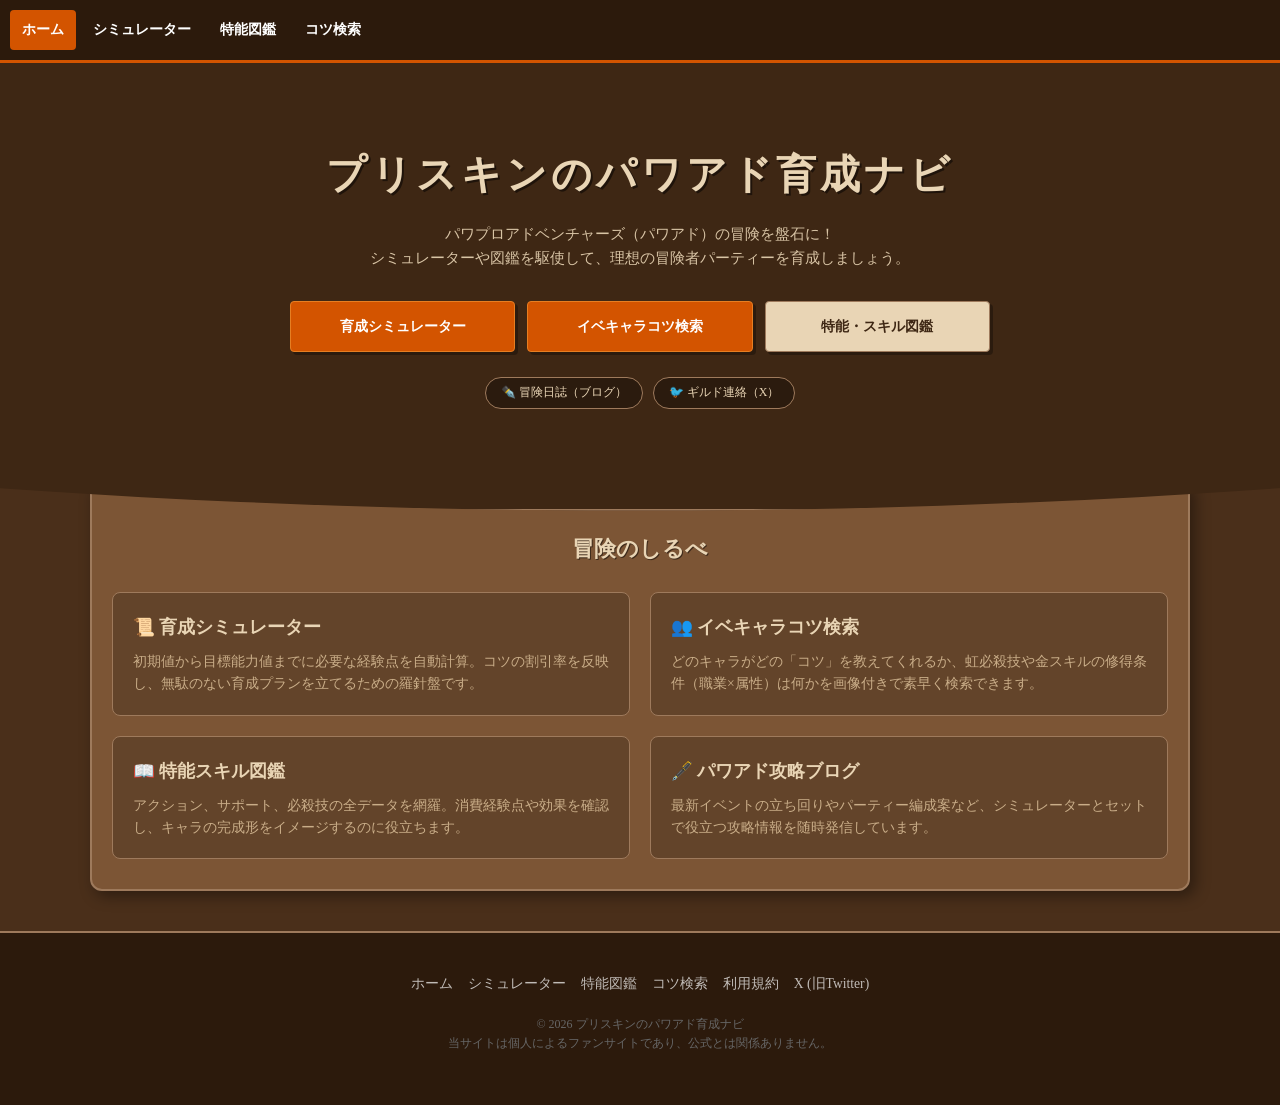
<file: index.html>
<!DOCTYPE html>
<html lang="ja">
<head>
  <script async src="https://www.googletagmanager.com/gtag/js?id=G-KFYD72JSBG"></script>
  <script>
    window.dataLayer = window.dataLayer || [];
    function gtag(){dataLayer.push(arguments);}
    gtag('js', new Date());
    gtag('config', 'G-KFYD72JSBG');
  </script>

  <meta charset="UTF-8">
  <meta name="viewport" content="width=device-width, initial-scale=1.0, viewport-fit=cover">
  <title>プリスキンのパワアド育成ナビ - ホーム</title>
  
  <style>
    :root {
      --story-bg: #4a2f1a;
      --story-paper: #e9d5b5;
      --story-panel: #7c5535;
      --story-border: #9e7a5c;
      --story-accent: #d35400;
      --story-text: #3e2714;
      --story-text-light: #f4ece0;
      --nav-height: 60px;
    }

    body {
      font-family: 'Hiragino Kaku Gothic ProN', 'Hiragino Sans', Meiryo, serif;
      margin: 0; padding: 0;
      background-color: var(--story-bg);
      background-image: url('[data-uri]');
      color: var(--story-text-light);
      line-height: 1.6;
    }

    .topnav {
      display: flex; justify-content: flex-start; align-items: center;
      background: #2c1a0c; color: #fff; height: var(--nav-height); padding: 0 10px;
      position: sticky; top: 0; z-index: 1000; border-bottom: 3px solid var(--story-accent);
    }
    .nav-links { display: flex; overflow-x: auto; white-space: nowrap; gap: 5px; width: 100%; }
    .nav-links::-webkit-scrollbar { display: none; }
    .nav-links a { color: #fff; text-decoration: none; padding: 8px 12px; font-size: 0.9rem; font-weight: bold; border-radius: 4px; }
    .nav-links a.current { background: var(--story-accent); }

    .hero {
      text-align: center; padding: 60px 20px 80px; background-color: #3e2714;
      background-image: url('[data-uri]');
      color: var(--story-paper); clip-path: ellipse(160% 100% at 50% 0%); border-bottom: 2px solid var(--story-border);
    }
    .hero h1 { font-size: 1.8em; margin: 0 0 15px; text-shadow: 2px 2px 0px rgba(0,0,0,0.5); letter-spacing: 0.1em; }
    .hero p { font-size: 0.95em; max-width: 600px; margin: 0 auto 30px; opacity: 0.9; }

    /* ヒーローボタンを3列または柔軟に変更 */
    .hero-btns { display: flex; flex-wrap: wrap; justify-content: center; gap: 12px; max-width: 700px; margin: 0 auto; }
    .hero-btns a {
      flex: 1; min-width: 140px; display: flex; align-items: center; justify-content: center; padding: 14px 10px;
      background: var(--story-paper); color: var(--story-text); text-decoration: none;
      border-radius: 4px; font-weight: bold; font-size: 0.85rem; box-shadow: 3px 3px 0px rgba(0,0,0,0.3);
      border: 1px solid var(--story-border); transition: transform 0.2s;
    }
    .hero-btns a:active { transform: scale(0.95); }
    .hero-btns a.btn-primary { background: var(--story-accent); color: #fff; border-color: #e67e22; }

    .hero-sub-btns { display: flex; justify-content: center; gap: 10px; margin-top: 25px; }
    .hero-sub-btns a {
      font-size: 0.75rem; color: var(--story-paper); text-decoration: none; background: rgba(0,0,0,0.3);
      padding: 5px 15px; border-radius: 20px; border: 1px solid var(--story-border); transition: 0.2s;
    }
    .hero-sub-btns a:hover { background: var(--story-accent); border-color: var(--story-paper); }

    .container { max-width: 1100px; margin: -30px auto 40px; padding: 0 15px; }
    .features {
      background: var(--story-panel); border-radius: 12px; padding: 30px 20px;
      box-shadow: 5px 5px 15px rgba(0,0,0,0.4); border: 2px solid var(--story-border);
    }
    .features h2 { text-align: center; color: var(--story-paper); margin-bottom: 25px; font-size: 1.4em; text-shadow: 1px 1px 0px rgba(0,0,0,0.5); }
    
    .feature-grid { display: grid; grid-template-columns: 1fr; gap: 15px; }
    .feature-item {
      padding: 20px; border-radius: 8px; background: rgba(0,0,0,0.2); border: 1px solid var(--story-border);
      text-decoration: none; color: var(--story-paper); display: block; transition: 0.2s;
    }
    .feature-item:hover { background: rgba(0,0,0,0.3); border-color: var(--story-accent); transform: translateY(-3px); }
    .feature-item h3 { margin: 0 0 10px 0; color: var(--story-paper); font-size: 1.1em; display: flex; align-items: center; gap: 8px; }
    .feature-item p { font-size: 0.85em; color: #c9ad88; margin: 0; line-height: 1.6; }

    footer { text-align: center; padding: 40px 15px; background: #2c1a0c; color: #888; border-top: 2px solid var(--story-border); }
    .footer-nav { display: flex; flex-wrap: wrap; justify-content: center; gap: 15px; font-size: 0.85rem; margin-bottom: 20px; }
    .footer-nav a { color: #fff; text-decoration: none; opacity: 0.7; }
    .copyright { font-size: 0.75rem; color: #666; }

    @media (min-width: 768px) {
      .hero { padding: 80px 20px 100px; }
      .hero h1 { font-size: 2.5em; }
      .feature-grid { grid-template-columns: 1fr 1fr; gap: 20px; }
    }
  </style>
</head>

<body>

<header class="topnav">
  <nav class="nav-links">
    <a href="index.html" class="current">ホーム</a>
    <a href="simulator.html">シミュレーター</a>
    <a href="search.html">特能図鑑</a>
    <a href="chara_search.html">コツ検索</a>
  </nav>
</header>

<div class="hero">
  <h1>プリスキンのパワアド育成ナビ</h1>
  <p>
    パワプロアドベンチャーズ（パワアド）の冒険を盤石に！<br>
    シミュレーターや図鑑を駆使して、理想の冒険者パーティーを育成しましょう。
  </p>
  <div class="hero-btns">
    <a href="simulator.html" class="btn-primary">育成シミュレーター</a>
    <a href="chara_search.html" class="btn-primary">イベキャラコツ検索</a>
    <a href="search.html">特能・スキル図鑑</a>
  </div>

  <div class="hero-sub-btns">
    <a href="https://www.myballpark-blog.com/archive/category/%E3%83%91%E3%83%AF%E3%82%A2%E3%83%89%EF%BD%9C%E6%94%BB%E7%95%A5%E6%83%85%E5%A0%B1" target="_blank">✒️ 冒険日誌（ブログ）</a>
    <a href="https://x.com/purisukin14180" target="_blank">🐦 ギルド連絡（X）</a>
  </div>
</div>

<div class="container">
  <section class="features">
    <h2>冒険のしるべ</h2>
    <div class="feature-grid">
      <a href="simulator.html" class="feature-item">
        <h3>📜 育成シミュレーター</h3>
        <p>初期値から目標能力値までに必要な経験点を自動計算。コツの割引率を反映し、無駄のない育成プランを立てるための羅針盤です。</p>
      </a>
      <a href="chara_search.html" class="feature-item">
        <h3>👥 イベキャラコツ検索</h3>
        <p>どのキャラがどの「コツ」を教えてくれるか、虹必殺技や金スキルの修得条件（職業×属性）は何かを画像付きで素早く検索できます。</p>
      </a>
      <a href="search.html" class="feature-item">
        <h3>📖 特能スキル図鑑</h3>
        <p>アクション、サポート、必殺技の全データを網羅。消費経験点や効果を確認し、キャラの完成形をイメージするのに役立ちます。</p>
      </a>
      <a href="https://www.myballpark-blog.com/archive/category/%E3%83%91%E3%83%AF%E3%82%A2%E3%83%89%EF%BD%9C%E6%94%BB%E7%95%A5%E6%83%85%E5%A0%B1" target="_blank" class="feature-item">
        <h3>🖋️ パワアド攻略ブログ</h3>
        <p>最新イベントの立ち回りやパーティー編成案など、シミュレーターとセットで役立つ攻略情報を随時発信しています。</p>
      </a>
    </div>
  </section>
</div>

<footer>
  <div class="footer-nav">
    <a href="index.html">ホーム</a>
    <a href="simulator.html">シミュレーター</a>
    <a href="search.html">特能図鑑</a>
    <a href="chara_search.html">コツ検索</a>
    <a href="terms.html">利用規約</a>
    <a href="https://x.com/priskin_pawa" target="_blank">X (旧Twitter)</a>
  </div>
  <p class="copyright">
    &copy; 2026 プリスキンのパワアド育成ナビ<br>
    当サイトは個人によるファンサイトであり、公式とは関係ありません。
  </p>
</footer>

</body>
</html>
</file>
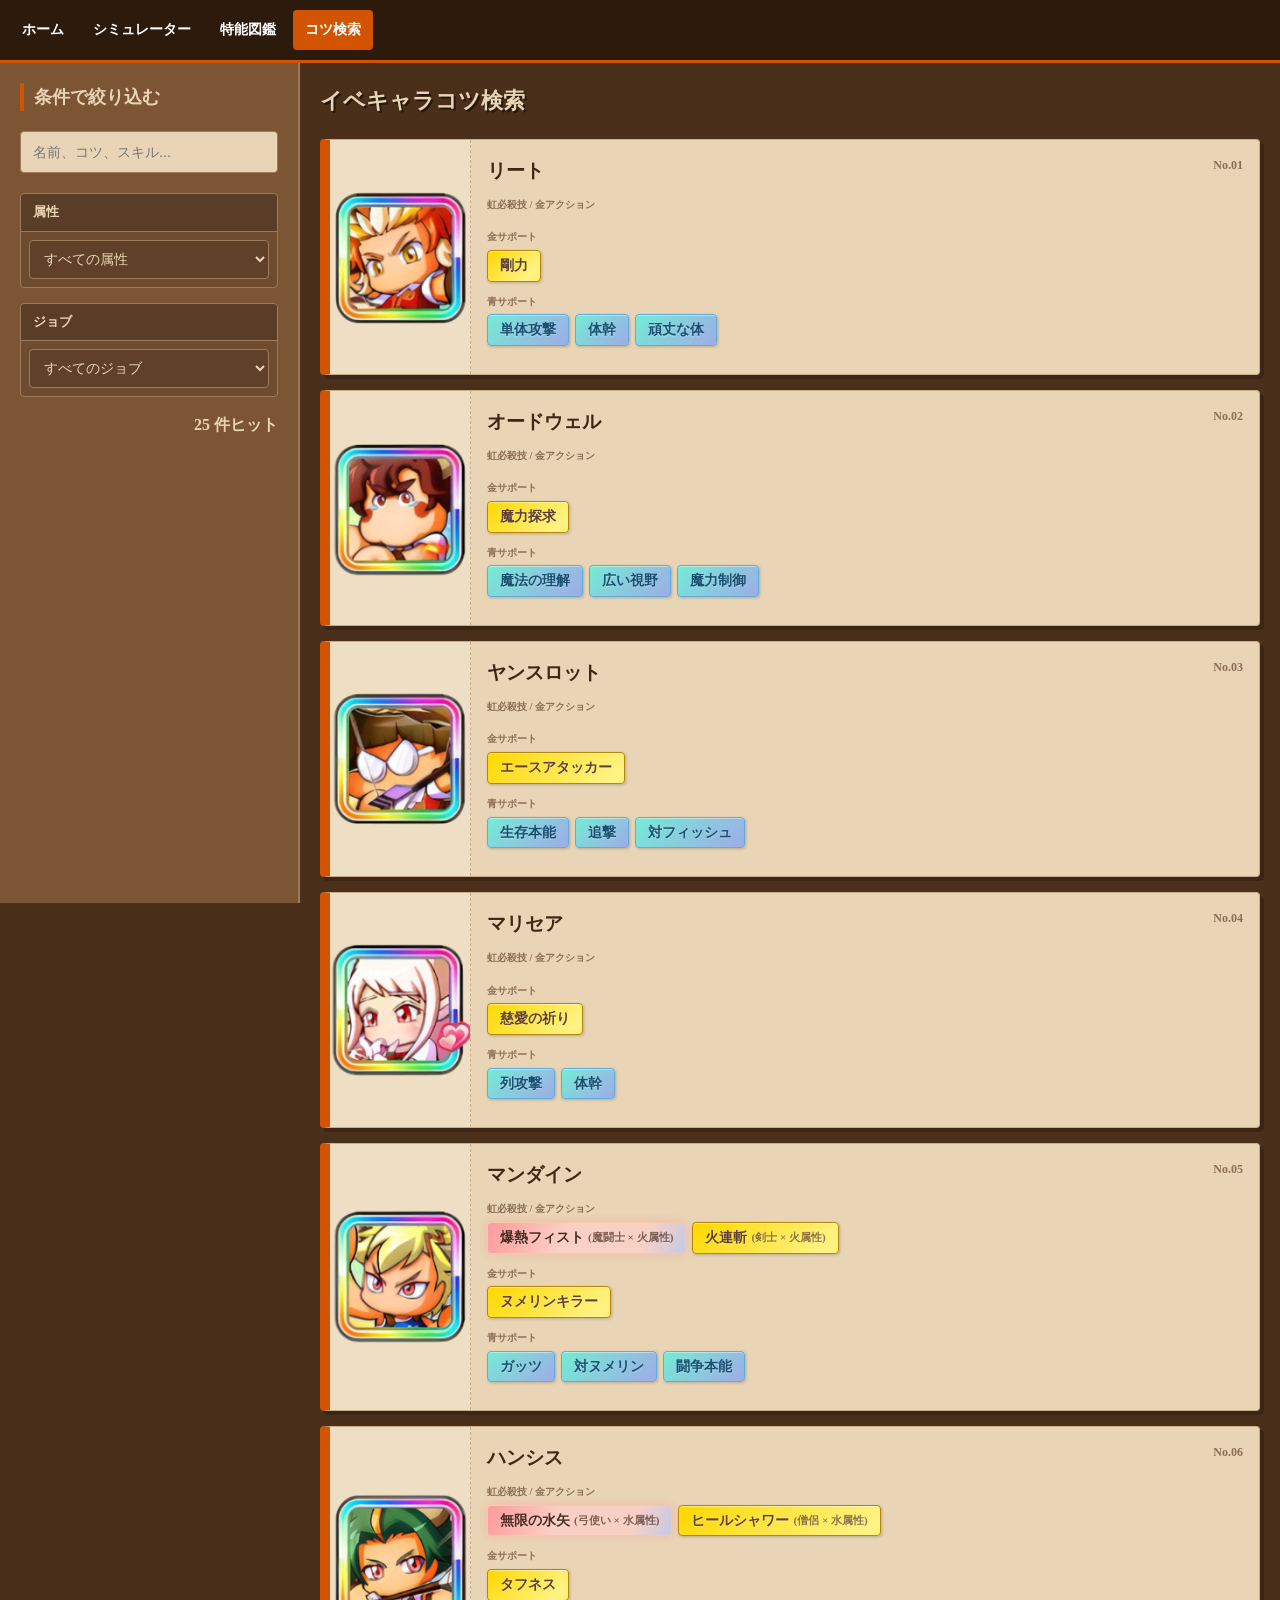
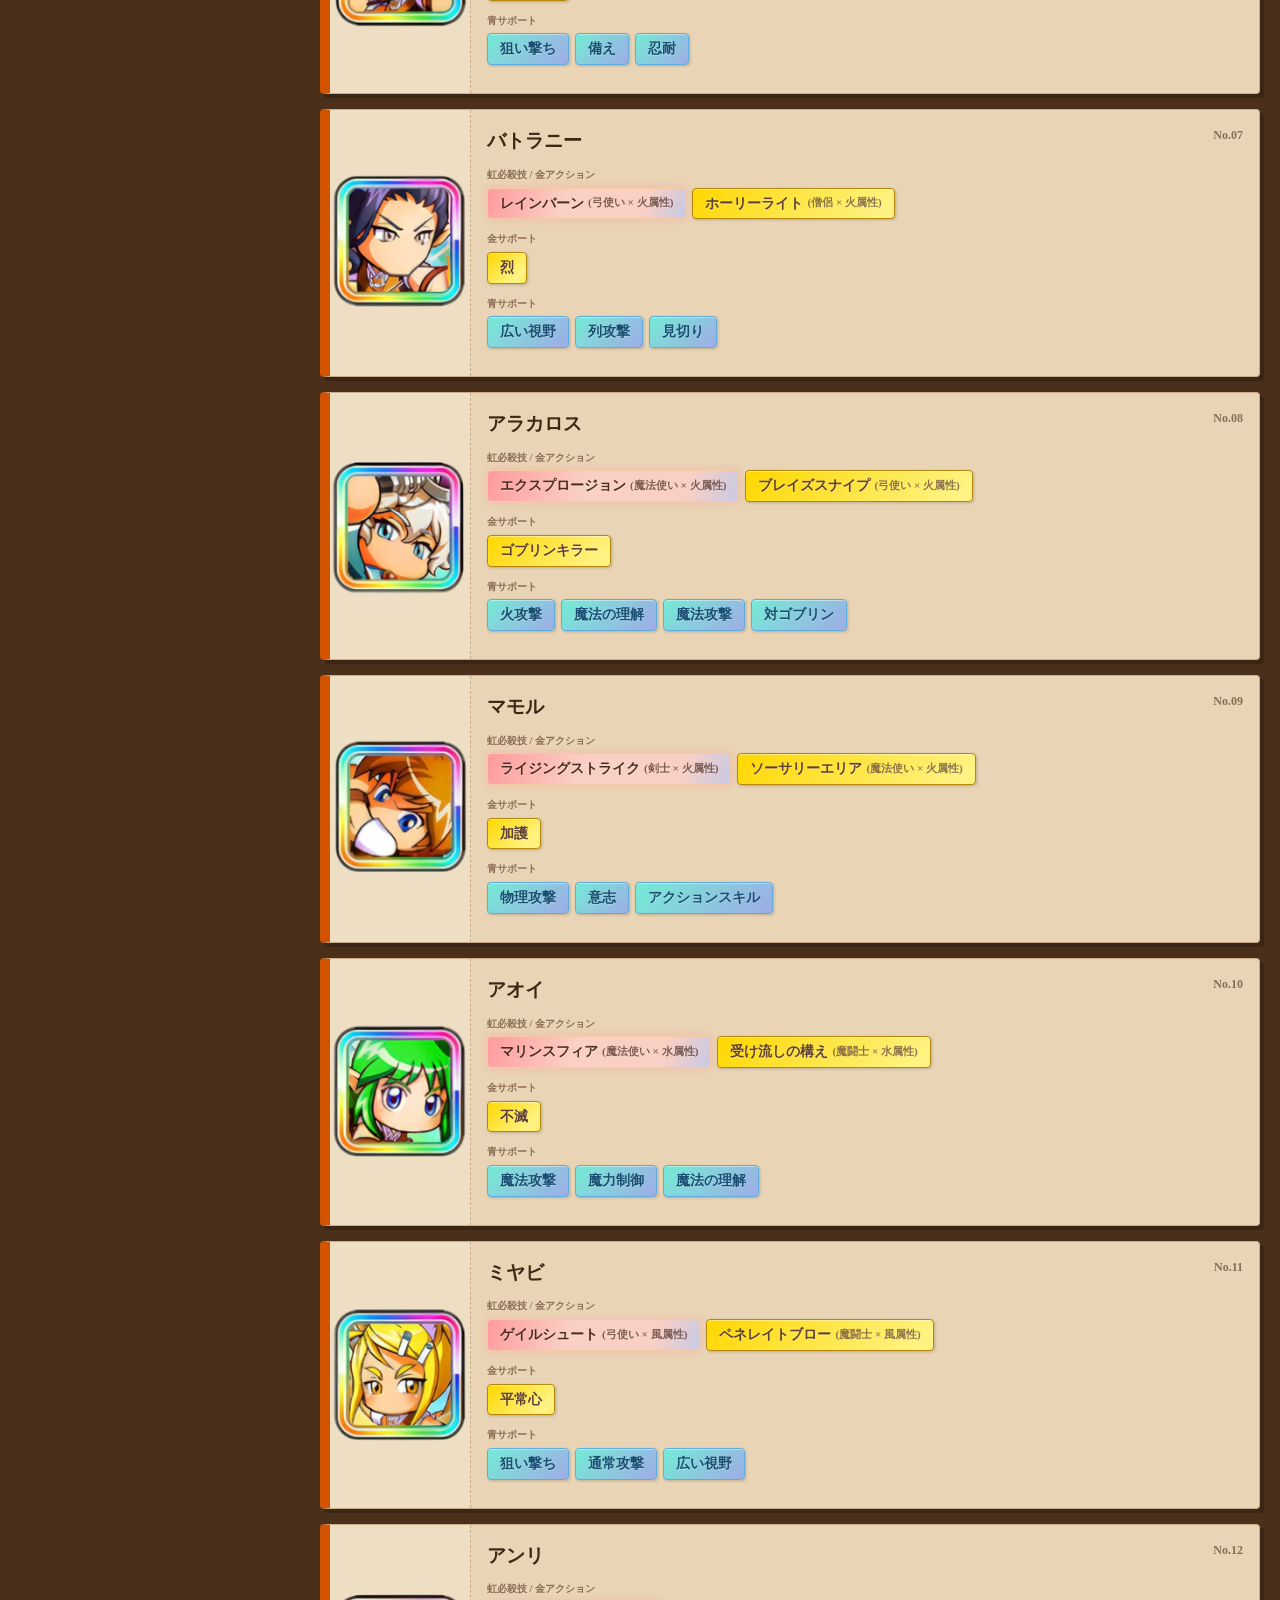
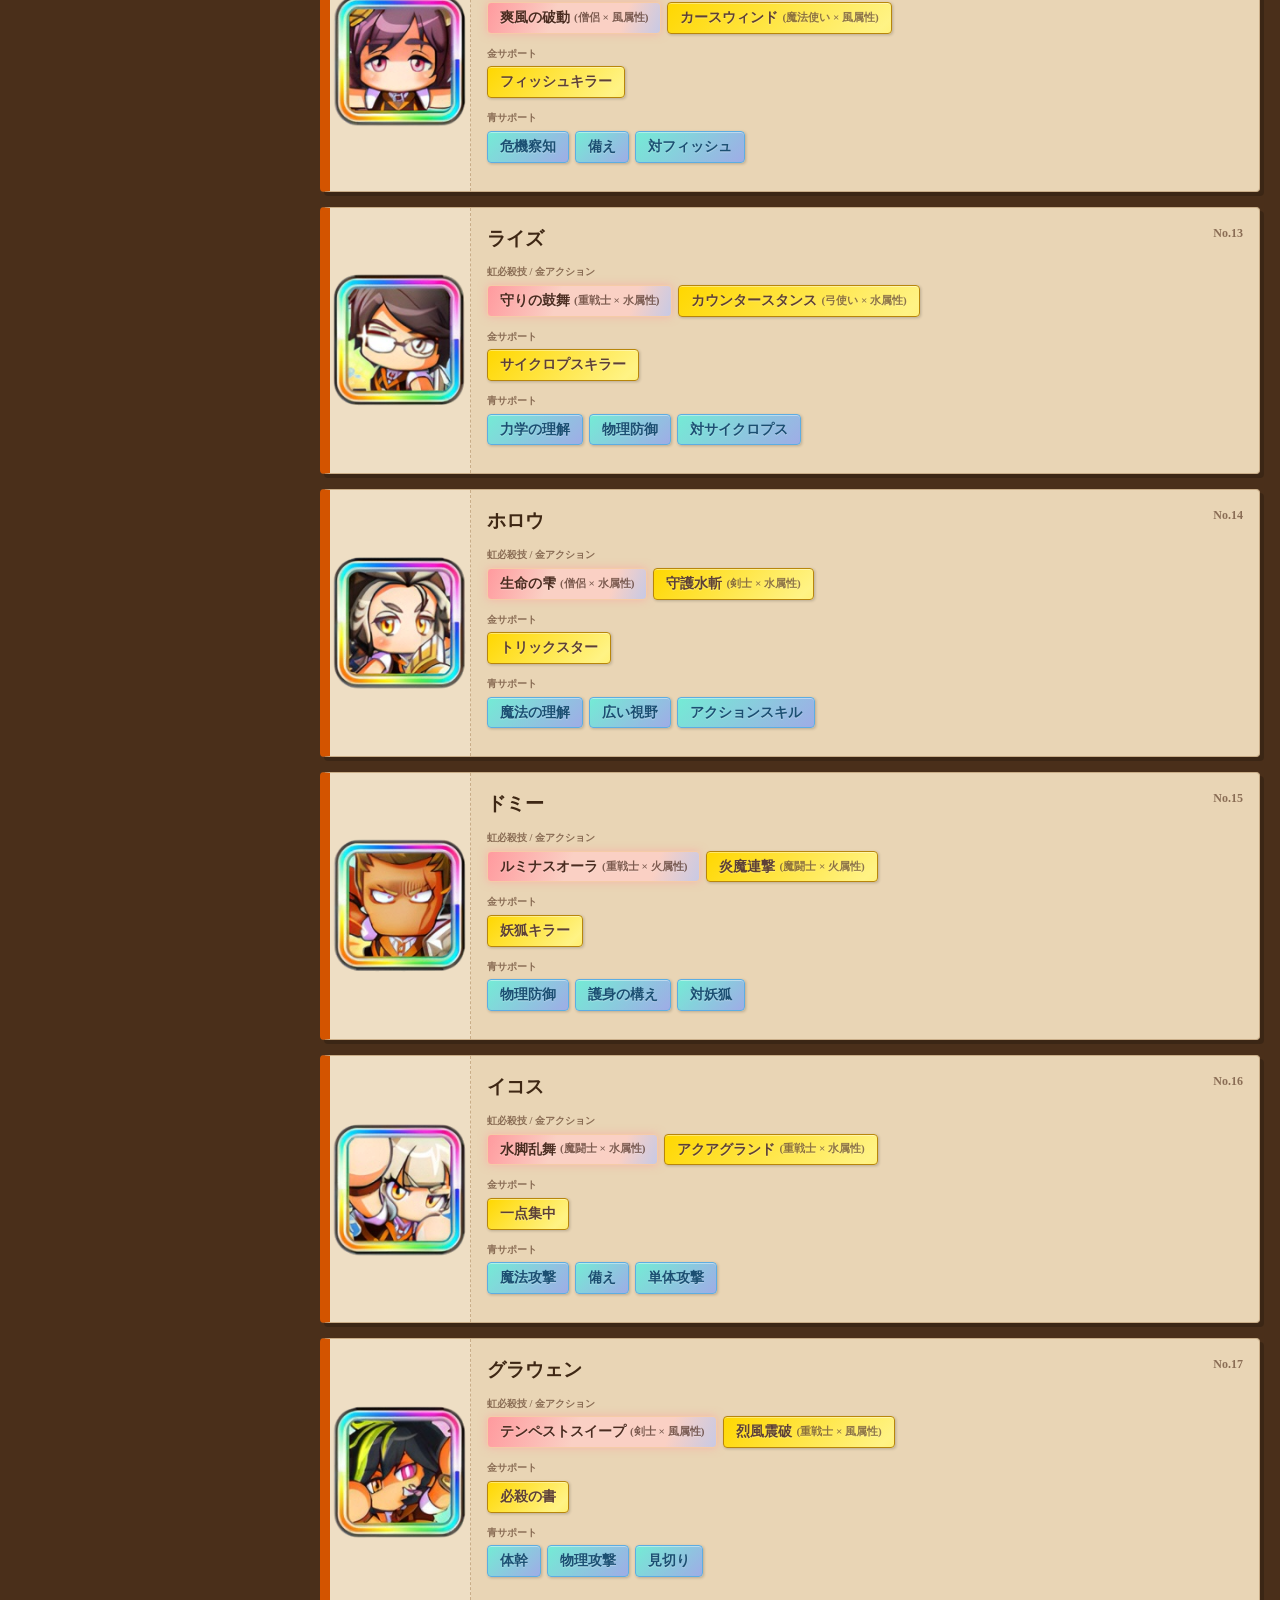
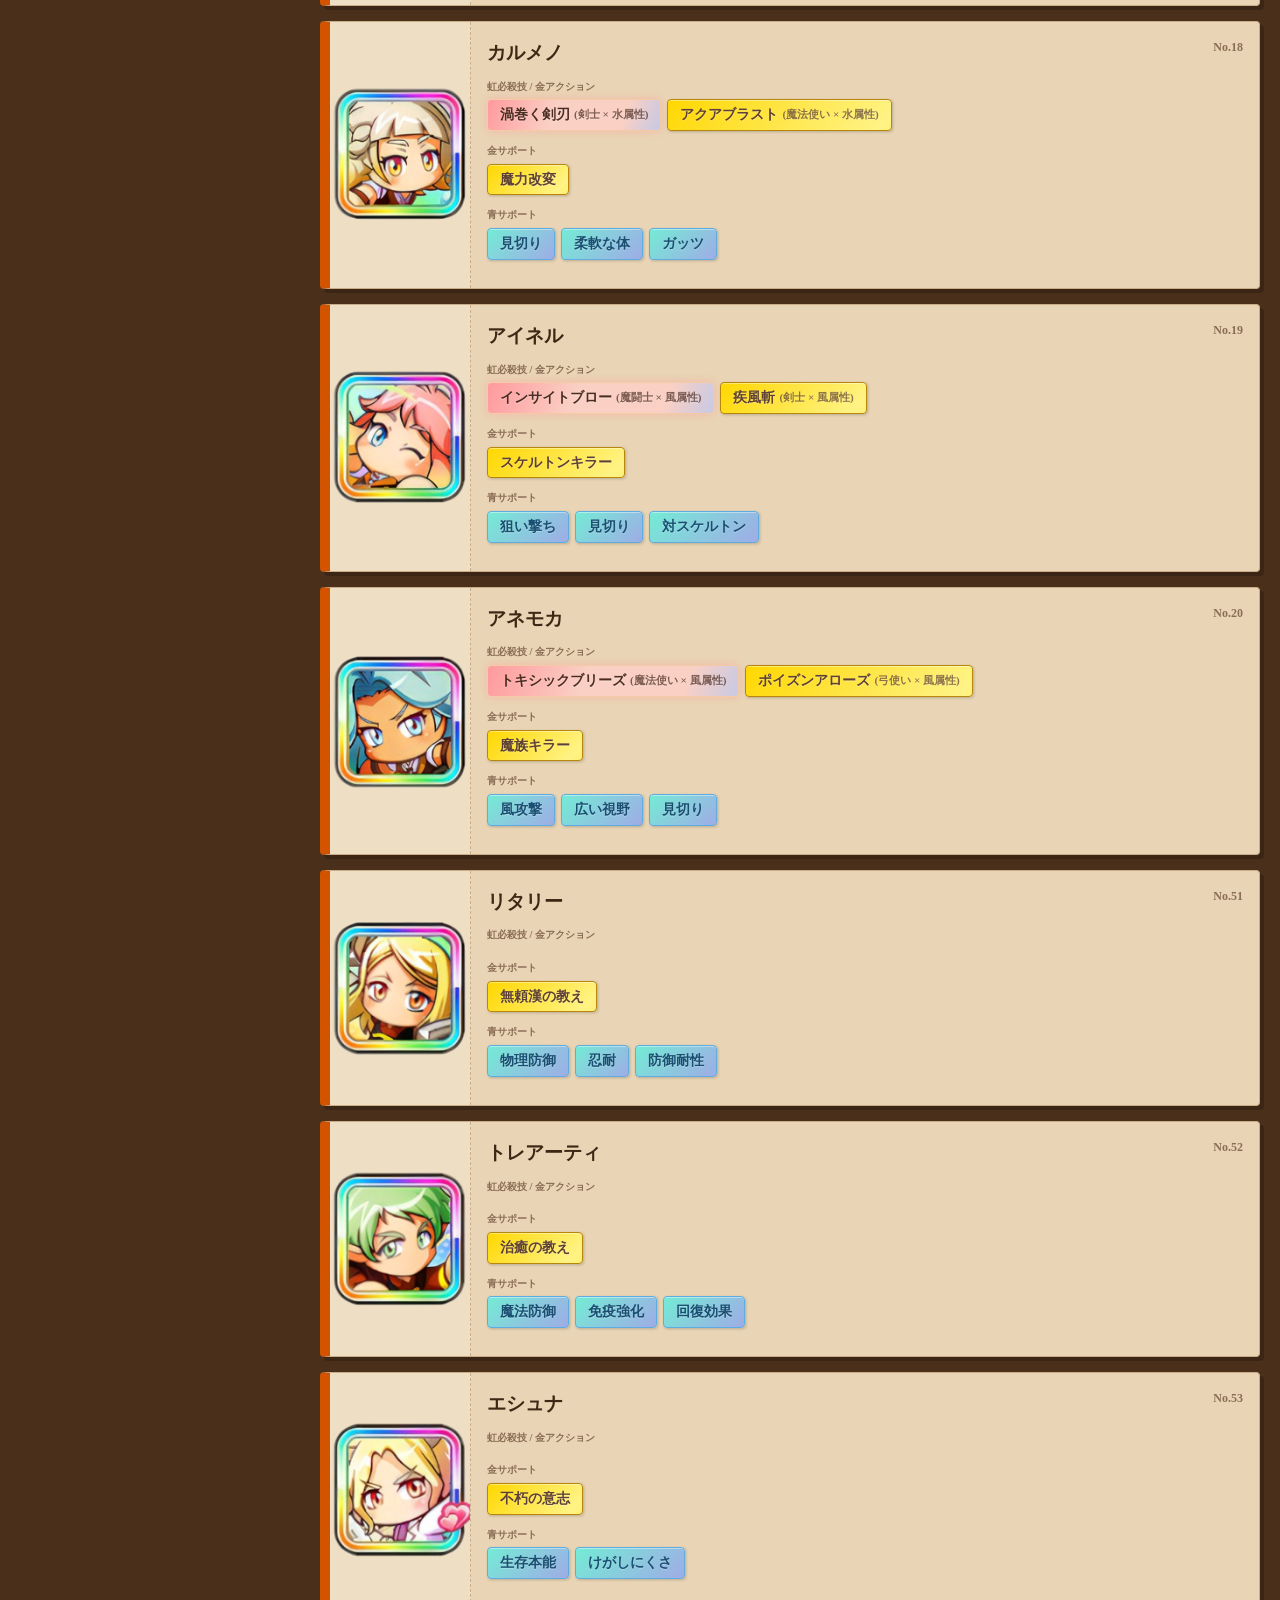
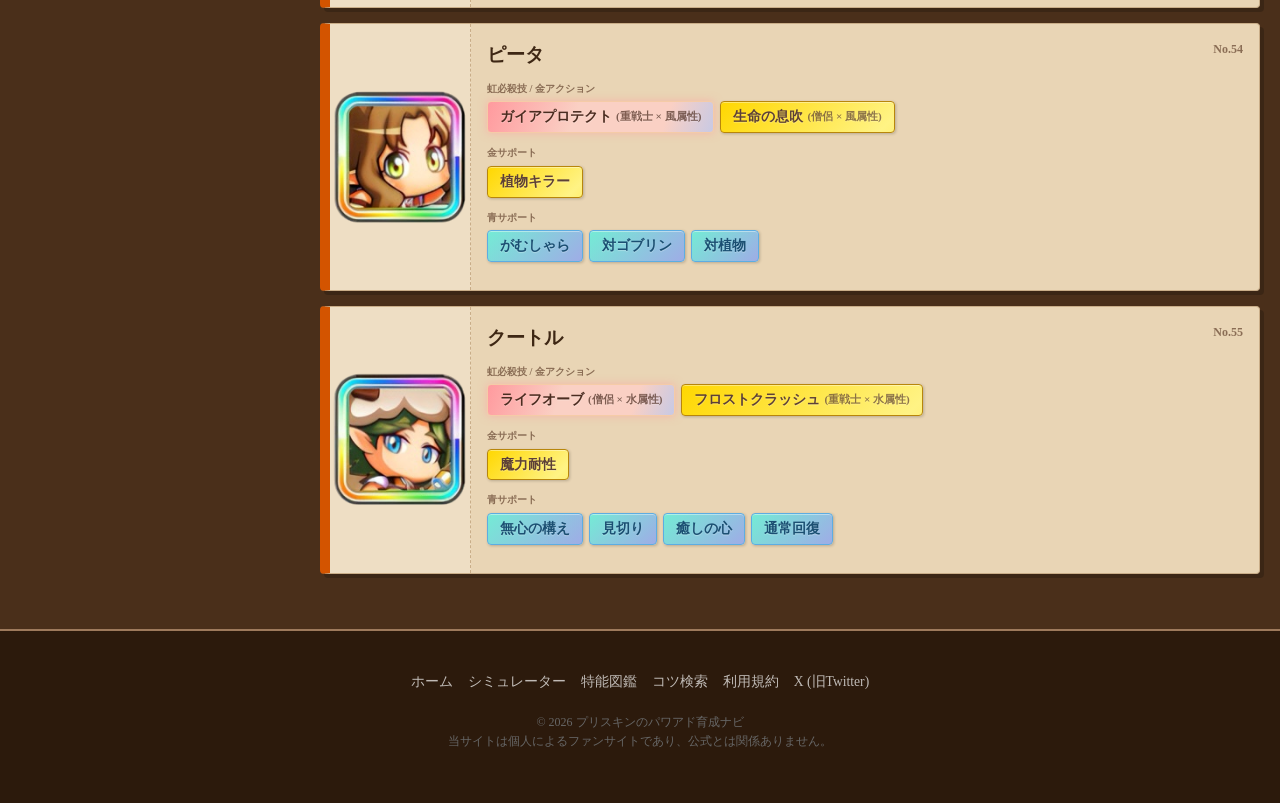
<file: chara_search.html>
<!DOCTYPE html>
<html lang="ja">
<head>
    <script async src="https://www.googletagmanager.com/gtag/js?id=G-KFYD72JSBG"></script>
    <script>
        window.dataLayer = window.dataLayer || [];
        function gtag(){dataLayer.push(arguments);}
        gtag('js', new Date());
        gtag('config', 'G-KFYD72JSBG');
    </script>
    <meta charset="UTF-8">
    <meta name="viewport" content="width=device-width, initial-scale=1.0, viewport-fit=cover">
    <title>キャラコツ検索 | プリスキンのパワアド育成ナビ</title>
    <style>
        :root {
            --story-bg: #4a2f1a;
            --story-paper: #e9d5b5;
            --story-panel: #7c5535;
            --story-border: #9e7a5c;
            --story-accent: #d35400;
            --story-text: #3e2714;
            --story-text-light: #f4ece0;
            --nav-height: 60px;
        }

        body {
            font-family: 'Hiragino Kaku Gothic ProN', 'Hiragino Sans', Meiryo, serif;
            margin: 0; padding: 0; background-color: var(--story-bg);
            background-image: url('[data-uri]');
            color: var(--story-text-light); line-height: 1.6;
        }

        /* 共通ナビ */
        .topnav {
            display: flex; justify-content: flex-start; align-items: center;
            background: #2c1a0c; color: #fff; height: var(--nav-height); padding: 0 10px;
            position: sticky; top: 0; z-index: 1000; border-bottom: 3px solid var(--story-accent);
        }
        .nav-links { display: flex; overflow-x: auto; white-space: nowrap; gap: 5px; width: 100%; }
        .nav-links a { color: #fff; text-decoration: none; padding: 8px 12px; font-size: 0.9rem; font-weight: bold; border-radius: 4px; }
        .nav-links a.current { background: var(--story-accent); }

        .container { display: flex; max-width: 1400px; margin: 0 auto; min-height: 80vh; }

        /* サイドバー */
        .sidebar { 
            width: 300px; background: var(--story-panel); padding: 20px; border-right: 2px solid var(--story-border); 
            height: calc(100vh - 60px); position: sticky; top: 60px; box-sizing: border-box; overflow-y: auto;
        }
        .sidebar h3 { font-size: 1.1rem; margin: 0 0 20px; color: var(--story-paper); border-left: 4px solid var(--story-accent); padding-left: 10px; }
        .search-input { width: 100%; padding: 12px; border: 1px solid var(--story-border); border-radius: 4px; margin-bottom: 20px; font-size: 0.9rem; background: var(--story-paper); color: var(--story-text); box-sizing: border-box; outline: none; }

        .filter-section { margin-bottom: 15px; border: 1px solid var(--story-border); border-radius: 4px; overflow: hidden; background: rgba(0,0,0,0.1); }
        .filter-title { font-size: 0.8rem; font-weight: bold; background: rgba(0,0,0,0.2); color: var(--story-paper); padding: 8px 12px; border-bottom: 1px solid var(--story-border); }
        .filter-options { padding: 8px; }
        select { width: 100%; padding: 10px; border: 1px solid var(--story-border); border-radius: 4px; font-size: 0.85rem; outline: none; background: #604028; color: var(--story-paper); }

        .main { flex: 1; padding: 20px; }
        .main h1 { font-size: 1.4rem; margin: 0 0 20px; color: var(--story-paper); text-shadow: 2px 2px 0 rgba(0,0,0,0.5); }

        /* スキルカード・タグ */
        .ability-card { 
            display: flex; background: var(--story-paper); border-radius: 4px; margin-bottom: 15px; 
            box-shadow: 4px 4px 0px rgba(0,0,0,0.2); border: 1px solid #c9ad88; border-left: 10px solid var(--story-accent);
            color: var(--story-text); overflow: hidden;
        }
        .chara-img-area { width: 140px; min-width: 140px; background: rgba(255,255,255,0.2); display: flex; align-items: center; justify-content: center; border-right: 1px dashed #c9ad88; }
        .chara-img-area img { max-width: 100%; height: auto; max-height: 160px; object-fit: contain; }
        .chara-content { padding: 16px; flex: 1; }
        .card-top { display: flex; justify-content: space-between; align-items: flex-start; margin-bottom: 10px; }
        .ability-title { font-size: 1.2rem; font-weight: 800; color: var(--story-text); }
        .chara-id { font-size: 0.75rem; font-weight: bold; color: #8a6d55; }
        .skill-group { margin-bottom: 12px; }
        .skill-label { font-size: 0.65rem; font-weight: bold; color: #8a6d55; display: block; margin-bottom: 4px; }
        .skill-tags { display: flex; flex-wrap: wrap; gap: 6px; }

        .tag-base {
            display: inline-flex; align-items: center; padding: 4px 12px; border-radius: 4px; border: 1px solid rgba(0,0,0,0.2);
            font-size: 0.85rem; font-weight: 900; text-shadow: 0 1px 1px rgba(255,255,255,0.3);
            box-shadow: 1px 1px 3px rgba(0,0,0,0.2), inset 0 1px 0 rgba(255,255,255,0.4);
        }
        .tag-rainbow {
            background: linear-gradient(110deg, #ff9a9e, #fad0c4, #fad0c4, #a1c4fd, #c2e9fb, #ff9a9e);
            background-size: 200% auto; color: #4b2c20; border-color: #f5cba7;
            animation: shine 4s linear infinite; box-shadow: 0 0 8px rgba(255,154,158,0.5);
        }
        .tag-gold {
            background: linear-gradient(135deg, #ffd700 0%, #fff385 50%, #ffd700 100%);
            background-size: 200% auto; color: #5d4037; border-color: #b8860b; animation: shine 5s ease infinite;
        }
        .tag-blue { background: linear-gradient(135deg, #74ebd5 0%, #9face6 100%); color: #1b4f72; border-color: #5dade2; }
        @keyframes shine { to { background-position: 200% center; } }
        .skill-cond { font-size: 0.7rem; color: inherit; font-weight: bold; margin-left: 4px; opacity: 0.7; }

        /* ★全く同じフッターデザイン★ */
        footer { text-align: center; padding: 40px 15px; background: #2c1a0c; color: #888; margin-top: 20px; font-size: 0.75rem; border-top: 2px solid var(--story-border); }
        .footer-nav { display: flex; flex-wrap: wrap; justify-content: center; gap: 15px; font-size: 0.85rem; margin-bottom: 20px; }
        .footer-nav a { color: #fff; text-decoration: none; opacity: 0.7; }
        .copyright { font-size: 0.75rem; color: #666; }

        @media (max-width: 700px) { 
            .container { flex-direction: column; } 
            .sidebar { width: 100%; height: auto; position: relative; top: 0; border-right: none; }
            .ability-card { flex-direction: column; }
            .chara-img-area { width: 100%; height: 140px; border-right: none; border-bottom: 1px dashed #c9ad88; }
        }
    </style>
</head>
<body>

<header class="topnav">
    <nav class="nav-links">
        <a href="index.html">ホーム</a>
        <a href="simulator.html">シミュレーター</a>
        <a href="search.html">特能図鑑</a>
        <a href="chara_search.html" class="current">コツ検索</a>
    </nav>
</header>

<div class="container">
    <div class="sidebar">
        <h3>条件で絞り込む</h3>
        <input type="text" id="q" class="search-input" placeholder="名前、コツ、スキル...">
        <div class="filter-section">
            <div class="filter-title">属性</div>
            <div class="filter-options"><select id="fAttr"><option value="">すべての属性</option><option value="火属性">火属性</option><option value="水属性">水属性</option><option value="風属性">風属性</option></select></div>
        </div>
        <div class="filter-section">
            <div class="filter-title">ジョブ</div>
            <div class="filter-options"><select id="fJob"><option value="">すべてのジョブ</option><option value="剣士">剣士</option><option value="弓使い">弓使い</option><option value="魔法使い">魔法使い</option><option value="魔闘士">魔闘士</option><option value="重戦士">重戦士</option><option value="僧侶">僧侶</option></select></div>
        </div>
        <div id="resCount" style="text-align:right; font-weight:bold; color:var(--story-paper);">0 件ヒット</div>
    </div>
    <div class="main">
        <h1>イベキャラコツ検索</h1>
        <div id="list">読み込み中...</div>
    </div>
</div>

<footer>
    <div class="footer-nav">
        <a href="index.html">ホーム</a>
        <a href="simulator.html">シミュレーター</a>
        <a href="search.html">特能図鑑</a>
        <a href="chara_search.html">コツ検索</a>
        <a href="terms.html">利用規約</a>
        <a href="https://x.com/purisukin14180" target="_blank">X (旧Twitter)</a>
    </div>
    <p class="copyright">
        &copy; 2026 プリスキンのパワアド育成ナビ<br>
        当サイトは個人によるファンサイトであり、公式とは関係ありません。
    </p>
</footer>

<script src="charaData.js"></script>
<script>
    const listEl = document.getElementById('list');
    const qEl = document.getElementById('q');
    const attrEl = document.getElementById('fAttr');
    const jobEl = document.getElementById('fJob');
    const countEl = document.getElementById('resCount');

    function render() {
        const query = qEl.value.trim().toLowerCase();
        const attrFilter = attrEl.value;
        const jobFilter = jobEl.value;

        const filtered = CHARA_MASTER_DATA.filter(c => {
            const rCond = SKILL_REQUIREMENTS.rainbow[c.rainbow] || "";
            const aCond = SKILL_REQUIREMENTS.goldA[c.goldA] || "";
            const matchAttr = !attrFilter || (rCond + aCond).includes(attrFilter);
            const matchJob = !jobFilter || (rCond + aCond).includes(jobFilter);
            const searchTarget = `${c.name} ${c.rainbow} ${c.goldA} ${c.goldS} ${c.blueS.join(' ')}`.toLowerCase();
            return matchAttr && matchJob && (!query || searchTarget.includes(query));
        });

        countEl.textContent = `${filtered.length} 件ヒット`;
        if (filtered.length === 0) { listEl.innerHTML = '<p style="text-align:center; padding:40px;">なし</p>'; return; }

        listEl.innerHTML = filtered.map(c => {
            const rReq = SKILL_REQUIREMENTS.rainbow[c.rainbow] || "";
            const aReq = SKILL_REQUIREMENTS.goldA[c.goldA] || "";
            return `
                <div class="ability-card">
                    <div class="chara-img-area"><img src="${c.img}" alt="${c.name}" onerror="this.style.opacity='0';"></div>
                    <div class="chara-content">
                        <div class="card-top"><div class="ability-title">${c.name}</div><div class="chara-id">No.${c.id}</div></div>
                        <div class="skill-group"><span class="skill-label">虹必殺技 / 金アクション</span><div class="skill-tags">
                            ${c.rainbow ? `<div class="tag-base tag-rainbow">${c.rainbow}<span class="skill-cond">(${rReq})</span></div>` : ''}
                            ${c.goldA ? `<div class="tag-base tag-gold">${c.goldA}<span class="skill-cond">(${aReq})</span></div>` : ''}
                        </div></div>
                        <div class="skill-group"><span class="skill-label">金サポート</span><div class="skill-tags">
                            ${c.goldS ? `<div class="tag-base tag-gold">${c.goldS}</div>` : 'ー'}
                        </div></div>
                        <div class="skill-group"><span class="skill-label">青サポート</span><div class="skill-tags">
                            ${c.blueS.map(s => `<div class="tag-base tag-blue">${s}</div>`).join('')}
                        </div></div>
                    </div>
                </div>
            `;
        }).join('');
    }

    [qEl, attrEl, jobEl].forEach(el => el.addEventListener('input', render));
    window.onload = render;
</script>
</body>
</html>
</file>
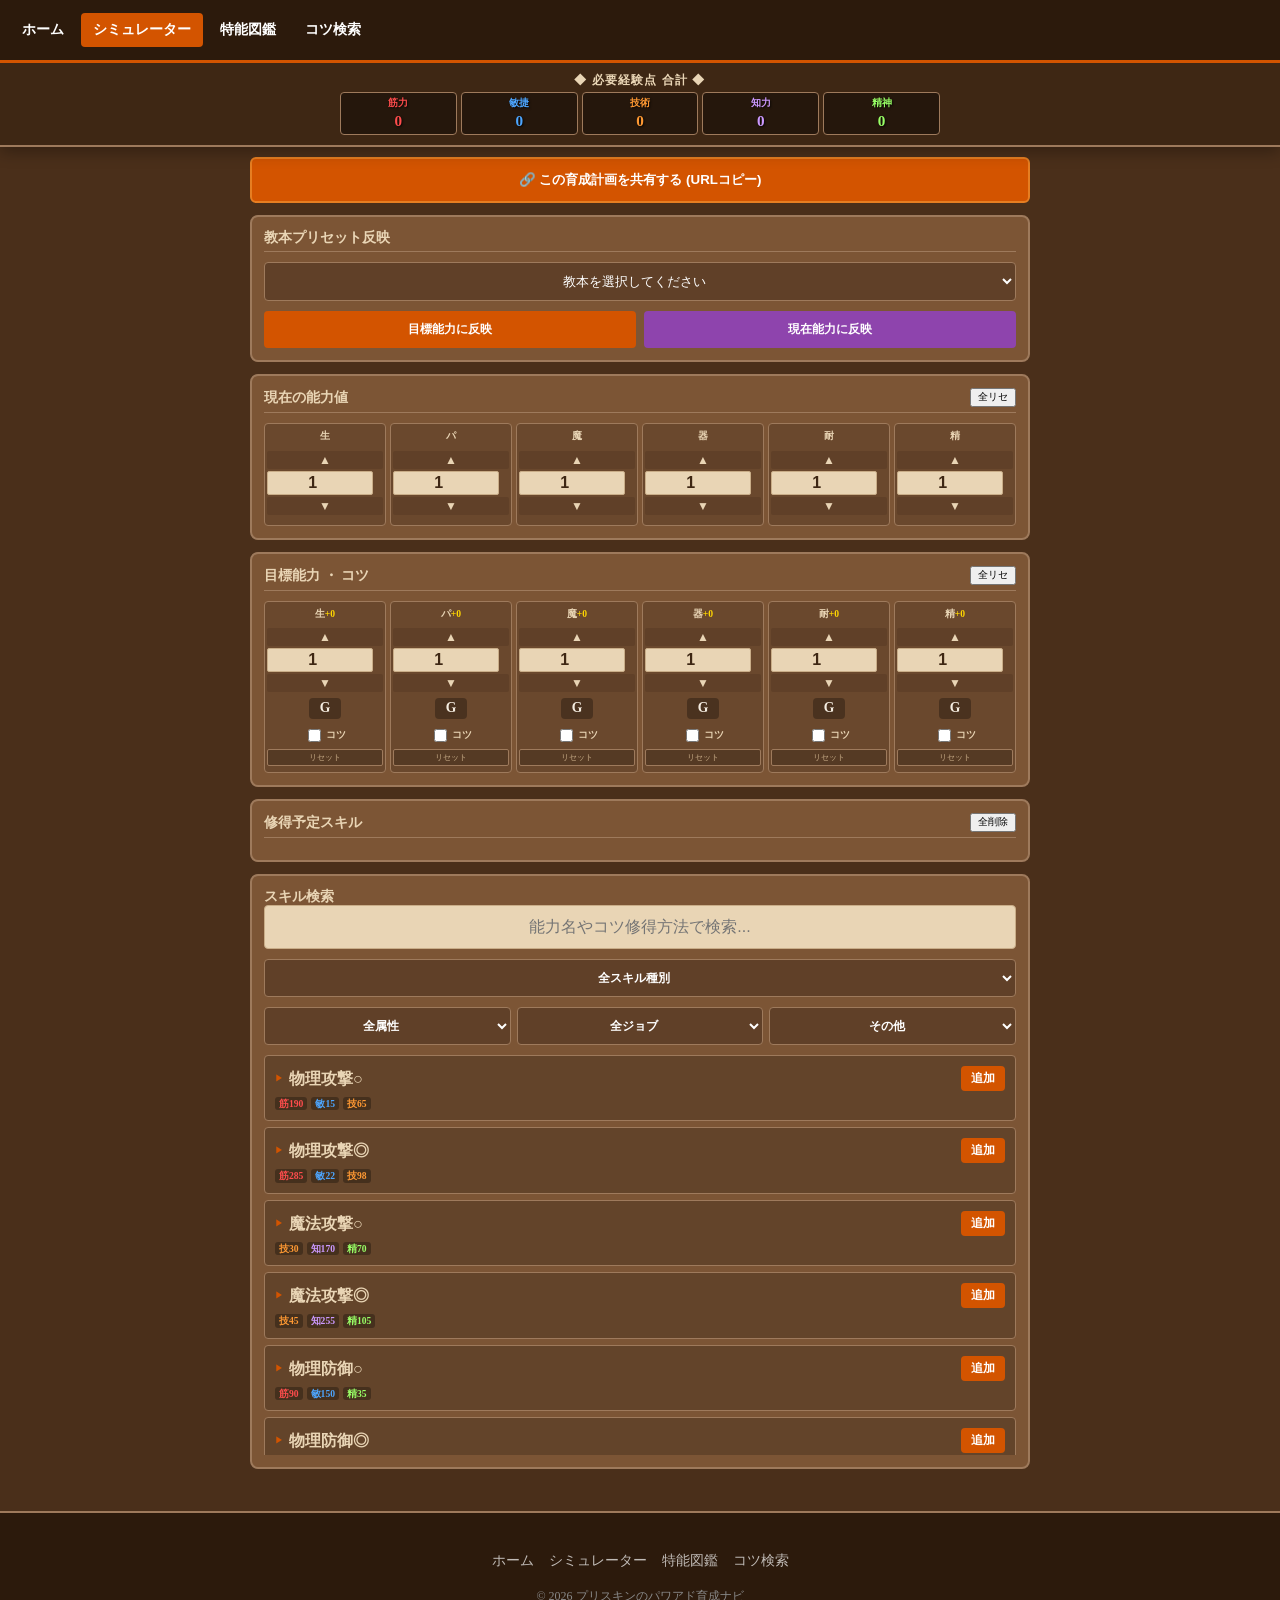
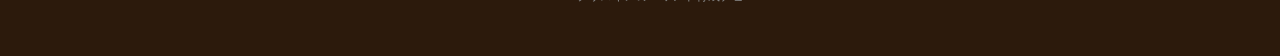
<file: simulator.html>
<!DOCTYPE html>
<html lang="ja">
<head>
    <script async src="https://www.googletagmanager.com/gtag/js?id=G-KFYD72JSBG"></script>
    <script>
      window.dataLayer = window.dataLayer || [];
      function gtag(){dataLayer.push(arguments);}
      gtag('js', new Date());
      gtag('config', 'G-KFYD72JSBG');
    </script>

    <meta charset="UTF-8">
    <meta name="viewport" content="width=device-width, initial-scale=1.0, viewport-fit=cover">
    <title>育成シミュレーター | プリスキンのパワアド育成ナビ</title>
    <style>
        :root {
            --story-bg: #4a2f1a;
            --story-paper: #e9d5b5;
            --story-panel: #7c5535;
            --story-border: #9e7a5c;
            --story-accent: #d35400;
            --story-text: #3e2714;
            --story-text-light: #f4ece0;
            --nav-height: 60px;
            --color-muscle: #ff4d4d; --color-agile: #4da6ff; --color-tech: #ff9933; --color-intel: #cc99ff; --color-mental: #99ff66;
        }

        body {
            font-family: 'Hiragino Kaku Gothic ProN', 'Hiragino Sans', Meiryo, serif;
            margin: 0; padding: 0;
            background-color: var(--story-bg);
            background-image: url('[data-uri]');
            color: var(--story-text-light);
            line-height: 1.2;
            touch-action: manipulation;
        }

        .topnav { display: flex; justify-content: flex-start; align-items: center; background: #2c1a0c; height: var(--nav-height); padding: 0 10px; position: sticky; top: 0; z-index: 1000; border-bottom: 3px solid var(--story-accent); }
        .nav-links { display: flex; overflow-x: auto; white-space: nowrap; gap: 5px; width: 100%; }
        .nav-links::-webkit-scrollbar { display: none; }
        .nav-links a { color: #fff; text-decoration: none; padding: 8px 12px; font-size: 0.9rem; font-weight: bold; border-radius: 4px; }
        .nav-links a.current { background: var(--story-accent); }

        .exp-banner { background-color: #3e2714; padding: 10px 5px; text-align: center; position: sticky; top: var(--nav-height); z-index: 999; border-bottom: 2px solid var(--story-border); box-shadow: 0 5px 15px rgba(0, 0, 0, 0.3); }
        .exp-banner-title { font-size: 0.75rem; font-weight: bold; color: var(--story-paper); margin-bottom: 5px; letter-spacing: 0.1em;}
        .exp-grid { display: grid; grid-template-columns: repeat(5, 1fr); gap: 4px; max-width: 600px; margin: 0 auto; }
        .exp-grid div { background: rgba(0,0,0,0.4); border: 1px solid var(--story-border); padding: 4px 0; border-radius: 4px; font-size: 0.65rem; font-weight: bold; text-shadow: 1px 1px 2px rgba(0,0,0,0.8); }
        .exp-muscle { color: var(--color-muscle); } .exp-agile { color: var(--color-agile); } .exp-tech { color: var(--color-tech); } .exp-intel { color: var(--color-intel); } .exp-mental { color: var(--color-mental); }
        .exp-grid span { display: block; font-size: 0.95rem; font-weight: 900; margin-top: 2px; }

        #app { max-width: 800px; margin: 0 auto; padding: 10px; box-sizing: border-box; }
        .card { background: var(--story-panel); border-radius: 8px; padding: 12px; margin-bottom: 12px; border: 2px solid var(--story-border); color: var(--story-paper); }
        .card-header { display: flex; justify-content: space-between; align-items: center; margin-bottom: 10px; padding-bottom: 5px; border-bottom: 1px solid var(--story-border);}
        h2 { font-size: 0.9rem; margin: 0; font-weight: bold; }

        .stat-grid-6col { display: grid; grid-template-columns: repeat(6, 1fr); gap: 4px; }
        .stat-unit { background: rgba(0, 0, 0, 0.15); border: 1px solid var(--story-border); padding: 6px 2px; display: flex; flex-direction: column; align-items: center; border-radius: 4px; }
        .stat-name-label { font-size: 0.65rem; font-weight: bold; color: var(--story-paper); margin-bottom: 4px; }
        .num-input { width: 90%; border: 1px solid #c9ad88; border-radius: 2px; text-align: center; font-size: 1rem; font-weight: 900; background: var(--story-paper); color: var(--story-text); padding: 2px 0; outline: none; }
        .target-ctrl { width: 100%; display: flex; flex-direction: column; gap: 2px; margin: 4px 0; }
        .btn-step { 
            width: 100%; border: none; background: #604028; color: var(--story-paper); font-size: 0.75rem; font-weight: bold; padding: 2px 0; cursor: pointer; border-radius: 2px;
            user-select: none; -webkit-user-select: none;
        }
        .btn-step:active { background: var(--story-accent); }
        
        .rank-box { font-size: 0.85rem; font-weight: 900; background: rgba(0,0,0,0.3); padding: 2px 6px; border-radius: 4px; margin: 2px 0; text-align: center; min-width: 20px; }
        .rank-G { color: #f4ece0; } .rank-F { color: #4da6ff; } .rank-E { color: #2ecc71; } .rank-D { color: #e67e22; } .rank-C { color: #f1c40f; } .rank-B { color: #e74c3c; } .rank-A { color: #ff00ff; } .rank-S { color: #ffd700; text-shadow: 0 0 5px gold; }
        .diff-text { font-size: 0.6rem; color: #ffd700; font-weight: bold; }
        .kotsu-check { display: flex; align-items: center; justify-content: center; gap: 2px; margin-top: 5px; cursor: pointer; }
        .kotsu-check span { font-size: 0.6rem; font-weight: bold; color: var(--story-paper); }
        .btn-reset-single { background: rgba(0,0,0,0.2); color: #c9ad88; border: 1px solid var(--story-border); font-size: 0.5rem; margin-top: 4px; padding: 2px 0; width: 100%; cursor: pointer; border-radius: 2px; }

        .btn-share { background: var(--story-accent); color: #fff; border: 2px solid #e67e22; padding: 12px; border-radius: 6px; font-weight: bold; width: 100%; cursor: pointer; margin-bottom: 12px; }
        .search-input-main { width: 100%; padding: 12px; border: 1px solid #c9ad88; border-radius: 4px; background: var(--story-paper); color: var(--story-text); box-sizing: border-box; text-align: center; font-size: 1rem;}
        
        .sim-filters { display: grid; grid-template-columns: repeat(3, 1fr); gap: 6px; margin-top: 10px; }
        .sim-filters select { 
            background: #604028; color: #fff; border: 1px solid var(--story-border); padding: 10px 2px; border-radius: 4px; 
            font-size: 0.75rem; font-weight: bold; text-align: center; cursor: pointer;
        }
        .full-width-select { grid-column: span 3; margin-bottom: 4px; }

        .skill-container { background: rgba(0,0,0,0.2); border: 1px solid var(--story-border); border-radius: 4px; margin-bottom: 6px; overflow: hidden; }
        .skill-summary { padding: 10px; display: flex; flex-direction: column; gap: 6px; cursor: pointer; }
        .summary-top { display: flex; justify-content: space-between; align-items: center; }
        .skill-name-area { font-weight: bold; display: flex; align-items: center; gap: 6px; }
        .toggle-icon { font-size: 0.5rem; transition: 0.2s; color: var(--story-accent); }
        .inline-costs { display: flex; flex-wrap: wrap; gap: 4px; }
        .cost-tag { font-size: 0.6rem; padding: 1px 4px; border-radius: 3px; font-weight: bold; background: rgba(0,0,0,0.3); }
        .skill-detail { padding: 10px; background: rgba(0,0,0,0.3); border-top: 1px dashed var(--story-border); font-size: 0.75rem; }

        /* 詳細内のコツ修得方法スタイル */
        .detail-tips { margin-top: 8px; padding-top: 8px; border-top: 1px dashed rgba(255,255,255,0.2); color: #ffd700; font-weight: bold; }
        .detail-tips-label { color: var(--story-paper); font-size: 0.7rem; margin-right: 5px; }

        footer { text-align: center; padding: 40px 15px; background: #2c1a0c; color: #888; margin-top: 20px; font-size: 0.75rem; border-top: 2px solid var(--story-border); }
        .footer-nav { display: flex; flex-wrap: wrap; justify-content: center; gap: 15px; font-size: 0.85rem; margin-bottom: 20px; }
        .footer-nav a { color: #fff; text-decoration: none; opacity: 0.7; }
        @media (max-width: 600px) { .stat-grid-6col { gap: 2px; } }
    </style>
</head>
<body>

<header class="topnav">
    <nav class="nav-links">
        <a href="index.html">ホーム</a>
        <a href="simulator.html" class="current">シミュレーター</a>
        <a href="search.html">特能図鑑</a>
        <a href="chara_search.html">コツ検索</a> </nav>
</header>

<div class="exp-banner">
    <div class="exp-banner-title">◆ 必要経験点 合計 ◆</div>
    <div class="exp-grid">
        <div class="exp-muscle">筋力<span id="total-muscle">0</span></div>
        <div class="exp-agile">敏捷<span id="total-agile">0</span></div>
        <div class="exp-tech">技術<span id="total-tech">0</span></div>
        <div class="exp-intel">知力<span id="total-intel">0</span></div>
        <div class="exp-mental">精神<span id="total-mental">0</span></div>
    </div>
</div>

<div id="app">
    <main>
        <button class="btn-share" onclick="copyShareURL()">🔗 この育成計画を共有する (URLコピー)</button>

        <section class="card">
            <div class="card-header"><h2>教本プリセット反映</h2></div>
            <div style="display: flex; flex-direction: column; gap: 10px;">
                <select id="preset-select" style="background: #604028; color: #fff; border: 1px solid var(--story-border); padding: 10px; border-radius: 4px; text-align-last: center;">
                    <option value="">教本を選択してください</option>
                    <optgroup label="剣士"><option value="ken_1">初級</option><option value="ken_2">中級</option><option value="ken_3">上級</option></optgroup>
                    <optgroup label="弓使い"><option value="yumi_1">初級</option><option value="yumi_2">中級</option><option value="yumi_3">上級</option></optgroup>
                    <optgroup label="魔法使い"><option value="maho_1">初級</option><option value="maho_2">中級</option><option value="maho_3">上級</option></optgroup>
                    <optgroup label="魔闘士"><option value="mato_1">初級</option><option value="mato_2">中級</option><option value="mato_3">上級</option></optgroup>
                </select>
                <div style="display: grid; grid-template-columns: 1fr 1fr; gap: 8px;">
                    <button onclick="applyPreset('target')" style="background: var(--story-accent); color: white; border: none; padding: 10px; border-radius: 4px; font-weight: bold; font-size: 0.75rem; cursor: pointer;">目標能力に反映</button>
                    <button onclick="applyPreset('start')" style="background: #8e44ad; color: white; border: none; padding: 10px; border-radius: 4px; font-weight: bold; font-size: 0.75rem; cursor: pointer;">現在能力に反映</button>
                </div>
            </div>
        </section>

        <section class="card">
            <div class="card-header"><h2>現在の能力値</h2><button onclick="resetAllStarts()" style="font-size:0.6rem;">全リセ</button></div>
            <div class="stat-grid-6col" id="start-stats-container"></div>
        </section>

        <section class="card">
            <div class="card-header"><h2>目標能力 ・ コツ</h2><button onclick="resetAllTargets()" style="font-size:0.6rem;">全リセ</button></div>
            <div class="stat-grid-6col" id="target-stats-container"></div>
        </section>

        <section class="card">
            <div class="card-header"><h2>修得予定スキル</h2><button onclick="resetAbilities()" style="font-size:0.6rem;">全削除</button></div>
            <div id="selected-list"></div>
        </section>

        <section class="card">
            <h2>スキル検索</h2>
            <input type="text" id="search-input" class="search-input-main" placeholder="能力名やコツ修得方法で検索..." oninput="searchInSim()">
            
            <div class="sim-filters">
                <select id="fCat" onchange="searchInSim()" class="full-width-select">
                    <option value="">全スキル種別</option>
                    <optgroup label="サポート">
                        <option value="特殊能力・青">サポート・青</option>
                        <option value="特殊能力・金">サポート・金</option>
                        <option value="特殊能力・青赤">サポート・青赤</option>
                    </optgroup>
                    <optgroup label="アクション">
                        <option value="アクション・青">アクション・青</option>
                        <option value="アクション・金">アクション・金</option>
                    </optgroup>
                    <optgroup label="必殺技">
                        <option value="必殺技・虹">必殺技・虹</option>
                    </optgroup>
                </select>

                <select id="fAttr" onchange="searchInSim()">
                    <option value="">全属性</option>
                    <option value="火">火属性</option>
                    <option value="風">風属性</option>
                    <option value="水">水属性</option>
                    <option value="無">無属性</option>
                </select>

                <select id="fJob" onchange="searchInSim()">
                    <option value="">全ジョブ</option>
                    <option value="剣士">剣士</option>
                    <option value="弓使い">弓使い</option>
                    <option value="魔法使い">魔法使い</option>
                    <option value="重戦士">重戦士</option>
                    <option value="魔闘士">魔闘士</option>
                    <option value="僧侶">僧侶</option>
                </select>

                <select id="fTarget" onchange="searchInSim()">
                    <option value="">その他</option>
                    <option value="特効">特効系</option>
                    <option value="耐性">耐性系</option>
                    <option value="治療">治療・回復系</option>
                </select>
            </div>
            
            <div id="search-results" style="margin-top:10px; max-height:400px; overflow-y:auto;"></div>
        </section>
    </main>
</div>

<footer>
    <div class="footer-nav">
        <a href="index.html">ホーム</a>
        <a href="simulator.html">シミュレーター</a>
        <a href="search.html">特能図鑑</a>
        <a href="chara_search.html">コツ検索</a>
    </div>
    <p class="copyright">&copy; 2026 プリスキンのパワアド育成ナビ</p>
</footer>

<script src="support-skills-blue.js"></script>
<script src="support-skills-blue-vs.js"></script>
<script src="support-skills-blue-red.js"></script>
<script src="support-skills-gold.js"></script>
<script src="action-skills-blue.js"></script>
<script src="action-skills-gold.js"></script>
<script src="hissatsu-skills.js"></script>

<script>
    const SPECIAL_ABILITIES = [
        ...(typeof SUPPORT_SKILLS_BLUE !== 'undefined' ? SUPPORT_SKILLS_BLUE : []),
        ...(typeof SUPPORT_SKILLS_BLUE_VS !== 'undefined' ? SUPPORT_SKILLS_BLUE_VS : []),
        ...(typeof SUPPORT_SKILLS_BLUE_RED !== 'undefined' ? SUPPORT_SKILLS_BLUE_RED : []),
        ...(typeof SUPPORT_SKILLS_GOLD !== 'undefined' ? SUPPORT_SKILLS_GOLD : []),
        ...(typeof ACTION_SKILLS_BLUE !== 'undefined' ? ACTION_SKILLS_BLUE : []),
        ...(typeof ACTION_SKILLS_GOLD !== 'undefined' ? ACTION_SKILLS_GOLD : []),
        ...(typeof HISSATSU_SKILLS !== 'undefined' ? HISSATSU_SKILLS : [])
    ];

    /**
     * スキルカード生成関数
     */
    function createSkillHtml(skill, isSelected = false) {
        // コツ修得方法(tips_method)が存在する場合のみ表示
        const tipsHtml = skill.tips_method ? `
            <div class="detail-tips">
                <span class="detail-tips-label">コツ修得方法:</span>${skill.tips_method}
            </div>` : '';

        return `
            <div class="skill-container" id="skill-${skill.name}">
                <div class="skill-summary" onclick="toggleDetail('${skill.name}')">
                    <div class="summary-top">
                        <div class="skill-name-area">
                            <span class="toggle-icon">▼</span>
                            ${skill.name}
                        </div>
                        <button onclick="event.stopPropagation(); ${isSelected ? 'removeAbility' : 'addAbility'}('${skill.name}')" 
                                style="font-size:0.7rem; padding:2px 8px; background:${isSelected ? '#c0392b' : 'var(--story-accent)'}; color:white; border:none; border-radius:3px;">
                            ${isSelected ? '削除' : '追加'}
                        </button>
                    </div>
                    <div class="inline-costs">
                        ${skill.costs.muscle ? `<span class="cost-tag exp-muscle">筋:${skill.costs.muscle}</span>` : ''}
                        ${skill.costs.agile ? `<span class="cost-tag exp-agile">敏:${skill.costs.agile}</span>` : ''}
                        ${skill.costs.tech ? `<span class="cost-tag exp-tech">技:${skill.costs.tech}</span>` : ''}
                        ${skill.costs.intel ? `<span class="cost-tag exp-intel">知:${skill.costs.intel}</span>` : ''}
                        ${skill.costs.mental ? `<span class="cost-tag exp-mental">精:${skill.costs.mental}</span>` : ''}
                    </div>
                </div>
                <div class="skill-detail" id="detail-${skill.name}" style="display:none;">
                    <div>【効果】 ${skill.effect}</div>
                    <div style="margin-top:4px; opacity:0.8;">【条件】 ${skill.condition}</div>
                    ${tipsHtml}
                </div>
            </div>
        `;
    }

    /**
     * シミュレーター内の検索ロジック
     */
    function searchInSim() {
        const query = document.getElementById('search-input').value.toLowerCase();
        const cat = document.getElementById('fCat').value;
        const attr = document.getElementById('fAttr').value;
        const job = document.getElementById('fJob').value;
        const target = document.getElementById('fTarget').value;
        
        const results = SPECIAL_ABILITIES.filter(s => {
            // 名前、効果、コツ修得方法から検索
            const searchTarget = `${s.name} ${s.effect} ${s.tips_method || ''}`.toLowerCase();
            const matchQ = !query || searchTarget.includes(query);
            
            const matchCat = !cat || s.category === cat;
            const matchAttr = !attr || (s.condition && s.condition.includes(attr));
            const matchJob = !job || (s.condition && s.condition.includes(job));
            
            // 目的別フィルター
            let matchTarget = true;
            if (target === "特効") matchTarget = s.effect.includes("特効") || s.effect.includes("特効");
            if (target === "耐性") matchTarget = s.effect.includes("耐性");
            if (target === "治療") matchTarget = s.effect.includes("回復") || s.effect.includes("HP");

            return matchQ && matchCat && matchAttr && matchJob && matchTarget;
        });

        const resEl = document.getElementById('search-results');
        resEl.innerHTML = results.map(s => createSkillHtml(s)).join('');
    }

    /**
     * 詳細の開閉
     */
    function toggleDetail(name) {
        const el = document.getElementById(`detail-${name}`);
        const icon = document.querySelector(`#skill-${name} .toggle-icon`);
        if (el.style.display === 'none') {
            el.style.display = 'block';
            icon.style.transform = 'rotate(180deg)';
        } else {
            el.style.display = 'none';
            icon.style.transform = 'rotate(0deg)';
        }
    }
</script>
<script src="script.js"></script>
</body>
</html>
</file>
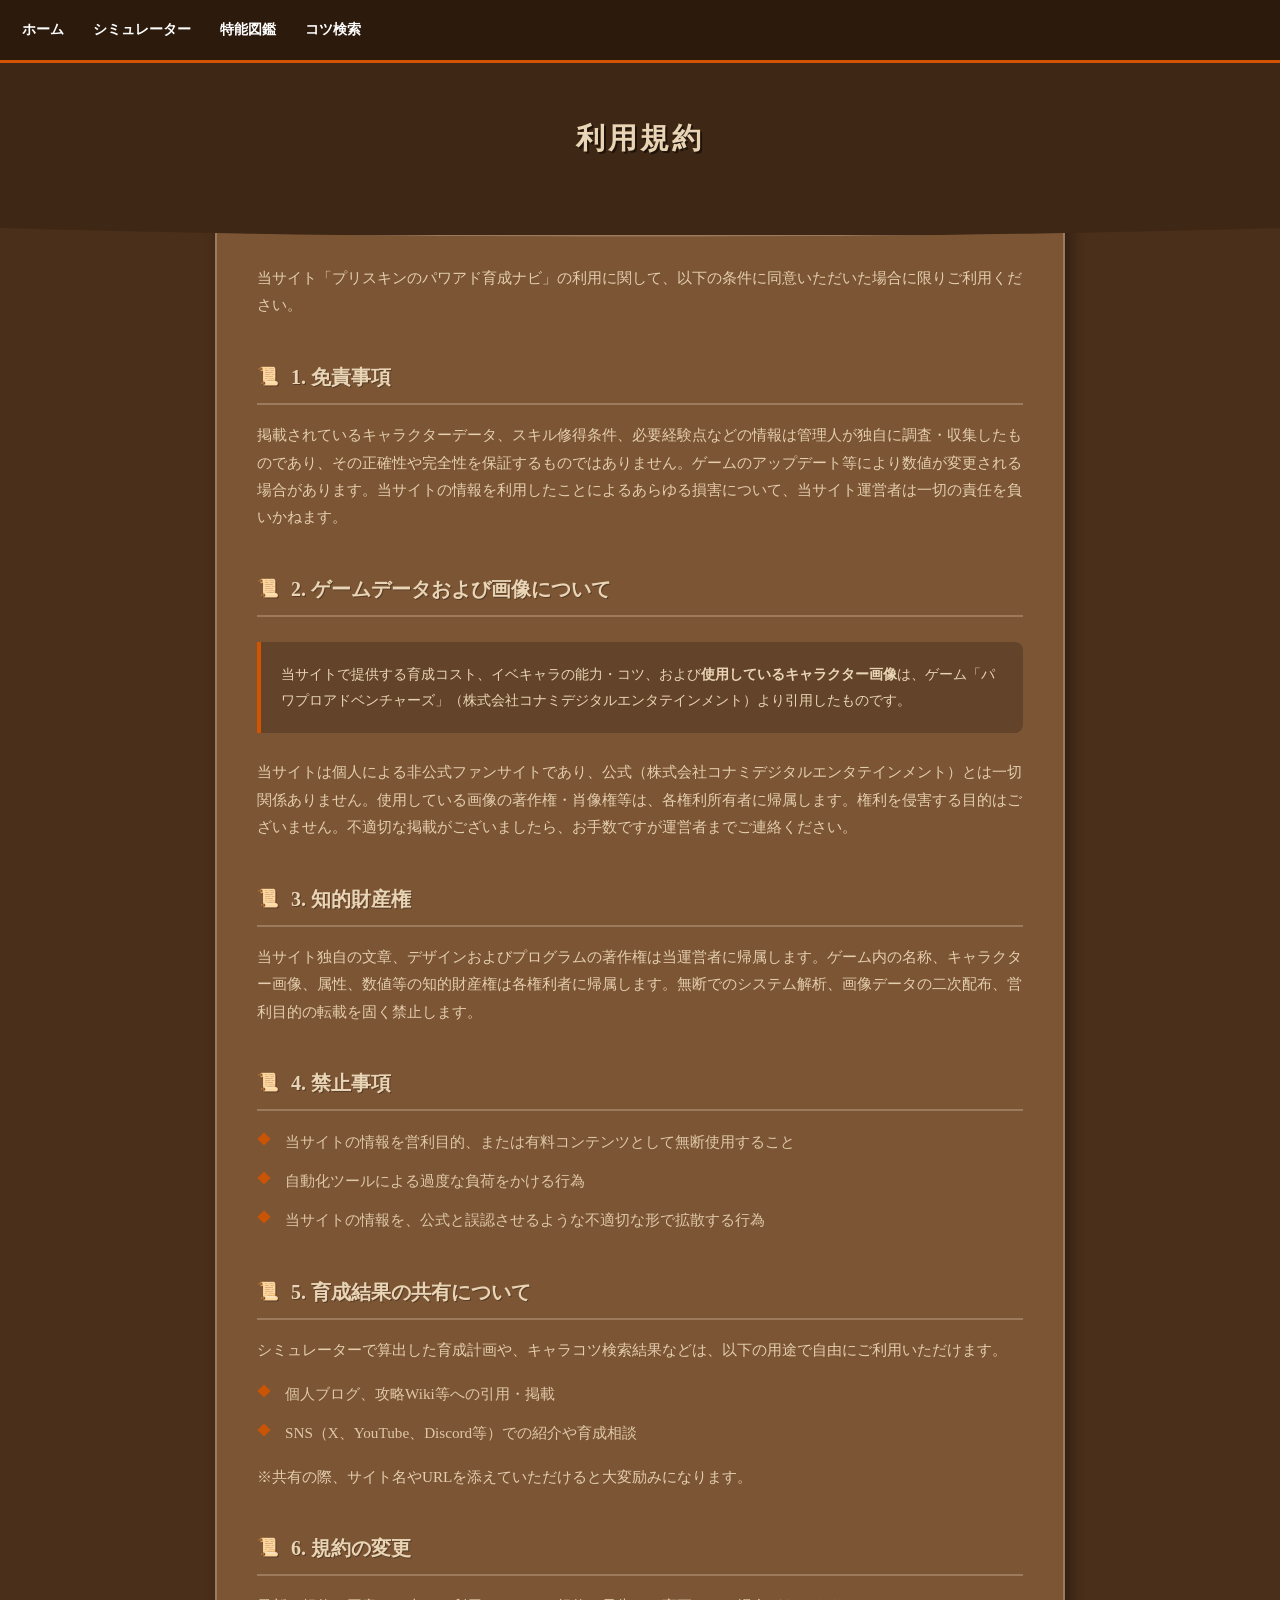
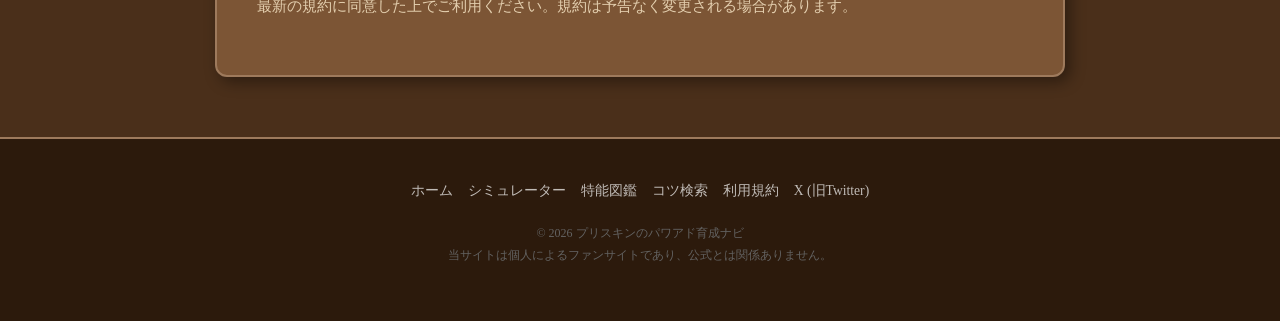
<file: terms.html>
<!DOCTYPE html>
<html lang="ja">
<head>
    <script async src="https://www.googletagmanager.com/gtag/js?id=G-KFYD72JSBG"></script>
    <script>
        window.dataLayer = window.dataLayer || [];
        function gtag(){dataLayer.push(arguments);}
        gtag('js', new Date());
        gtag('config', 'G-KFYD72JSBG');
    </script>

    <meta charset="UTF-8">
    <meta name="viewport" content="width=device-width, initial-scale=1.0, viewport-fit=cover">
    <title>利用規約 | プリスキンのパワアド育成ナビ</title>
    
    <style>
        :root {
            --story-bg: #4a2f1a;
            --story-paper: #e9d5b5;
            --story-panel: #7c5535;
            --story-border: #9e7a5c;
            --story-accent: #d35400;
            --story-text: #3e2714;
            --story-text-light: #f4ece0;
            --nav-height: 60px;
        }

        body {
            font-family: 'Hiragino Kaku Gothic ProN', 'Hiragino Sans', Meiryo, serif;
            margin: 0; padding: 0;
            background-color: var(--story-bg);
            background-image: url('[data-uri]');
            color: var(--story-text-light);
            line-height: 1.8;
        }

        .topnav {
            display: flex; justify-content: flex-start; align-items: center;
            background: #2c1a0c; color: #fff; height: var(--nav-height); padding: 0 10px;
            position: sticky; top: 0; z-index: 1000; border-bottom: 3px solid var(--story-accent);
        }
        .nav-links { display: flex; overflow-x: auto; white-space: nowrap; gap: 5px; width: 100%; }
        .nav-links::-webkit-scrollbar { display: none; }
        .nav-links a { color: #fff; text-decoration: none; padding: 8px 12px; font-size: 0.9rem; font-weight: bold; border-radius: 4px; }
        .nav-links a.current { background: var(--story-accent); }

        .page-header {
            text-align: center; padding: 50px 20px 70px; background-color: #3e2714;
            color: var(--story-paper); clip-path: ellipse(160% 100% at 50% 0%); border-bottom: 2px solid var(--story-border);
        }
        .page-header h1 { font-size: 1.8em; margin: 0; text-shadow: 2px 2px 0px rgba(0,0,0,0.5); letter-spacing: 0.1em; }

        .container { max-width: 850px; margin: -30px auto 60px; padding: 0 15px; }
        main {
            background: var(--story-panel); padding: 40px; border-radius: 12px;
            box-shadow: 5px 5px 15px rgba(0,0,0,0.4); border: 2px solid var(--story-border);
            color: var(--story-paper);
        }

        h2 { display: flex; align-items: center; margin-top: 40px; font-size: 1.25rem; color: var(--story-paper); border-bottom: 2px solid var(--story-border); padding-bottom: 8px; text-shadow: 1px 1px 0 rgba(0,0,0,0.3); }
        h2::before { content: "📜"; display: inline-block; margin-right: 12px; font-size: 1.1rem; }

        p { margin: 15px 0; color: var(--story-paper); font-size: 0.95rem; opacity: 0.95; }
        ul { padding-left: 0; list-style: none; }
        li { position: relative; padding-left: 28px; margin-bottom: 12px; color: var(--story-paper); font-size: 0.95rem; opacity: 0.9; }
        li::before { content: "◆"; position: absolute; left: 0; color: var(--story-accent); font-size: 0.85rem; top: 0px; }

        .info-box { background: rgba(0, 0, 0, 0.2); border-left: 4px solid var(--story-accent); padding: 20px; margin: 25px 0; border-radius: 0 8px 8px 0; font-size: 0.9rem; color: var(--story-paper); }

        footer { text-align: center; padding: 40px 15px; background: #2c1a0c; color: #888; margin-top: 20px; font-size: 0.75rem; border-top: 2px solid var(--story-border); }
        .footer-nav { display: flex; flex-wrap: wrap; justify-content: center; gap: 15px; font-size: 0.85rem; margin-bottom: 20px; }
        .footer-nav a { color: #fff; text-decoration: none; opacity: 0.7; }
        .copyright { font-size: 0.75rem; color: #666; }

        @media (max-width: 600px) { main { padding: 25px; } }
    </style>
</head>
<body>

<header class="topnav">
    <nav class="nav-links">
        <a href="index.html">ホーム</a>
        <a href="simulator.html">シミュレーター</a>
        <a href="search.html">特能図鑑</a>
        <a href="chara_search.html">コツ検索</a>
    </nav>
</header>

<div class="page-header">
    <h1>利用規約</h1>
</div>

<div class="container">
    <main>
        <p>当サイト「プリスキンのパワアド育成ナビ」の利用に関して、以下の条件に同意いただいた場合に限りご利用ください。</p>

        <h2>1. 免責事項</h2>
        <p>掲載されているキャラクターデータ、スキル修得条件、必要経験点などの情報は管理人が独自に調査・収集したものであり、その正確性や完全性を保証するものではありません。ゲームのアップデート等により数値が変更される場合があります。当サイトの情報を利用したことによるあらゆる損害について、当サイト運営者は一切の責任を負いかねます。</p>

        <h2>2. ゲームデータおよび画像について</h2>
        <div class="info-box">
            当サイトで提供する育成コスト、イベキャラの能力・コツ、および<strong>使用しているキャラクター画像</strong>は、ゲーム「パワプロアドベンチャーズ」（株式会社コナミデジタルエンタテインメント）より引用したものです。
        </div>
        <p>当サイトは個人による非公式ファンサイトであり、公式（株式会社コナミデジタルエンタテインメント）とは一切関係ありません。使用している画像の著作権・肖像権等は、各権利所有者に帰属します。権利を侵害する目的はございません。不適切な掲載がございましたら、お手数ですが運営者までご連絡ください。</p>

        <h2>3. 知的財産権</h2>
        <p>当サイト独自の文章、デザインおよびプログラムの著作権は当運営者に帰属します。ゲーム内の名称、キャラクター画像、属性、数値等の知的財産権は各権利者に帰属します。無断でのシステム解析、画像データの二次配布、営利目的の転載を固く禁止します。</p>

        <h2>4. 禁止事項</h2>
        <ul>
            <li>当サイトの情報を営利目的、または有料コンテンツとして無断使用すること</li>
            <li>自動化ツールによる過度な負荷をかける行為</li>
            <li>当サイトの情報を、公式と誤認させるような不適切な形で拡散する行為</li>
        </ul>

        <h2>5. 育成結果の共有について</h2>
        <p>シミュレーターで算出した育成計画や、キャラコツ検索結果などは、以下の用途で自由にご利用いただけます。</p>
        <ul>
            <li>個人ブログ、攻略Wiki等への引用・掲載</li>
            <li>SNS（X、YouTube、Discord等）での紹介や育成相談</li>
        </ul>
        <p>※共有の際、サイト名やURLを添えていただけると大変励みになります。</p>

        <h2>6. 規約の変更</h2>
        <p>最新の規約に同意した上でご利用ください。規約は予告なく変更される場合があります。</p>
    </main>
</div>

<footer>
    <div class="footer-nav">
        <a href="index.html">ホーム</a>
        <a href="simulator.html">シミュレーター</a>
        <a href="search.html">特能図鑑</a>
        <a href="chara_search.html">コツ検索</a>
        <a href="terms.html">利用規約</a>
        <a href="https://x.com/purisukin14180" target="_blank">X (旧Twitter)</a>
    </div>
    <p class="copyright">
        &copy; 2026 プリスキンのパワアド育成ナビ<br>
        当サイトは個人によるファンサイトであり、公式とは関係ありません。
    </p>
</footer>

</body>
</html>
</file>
